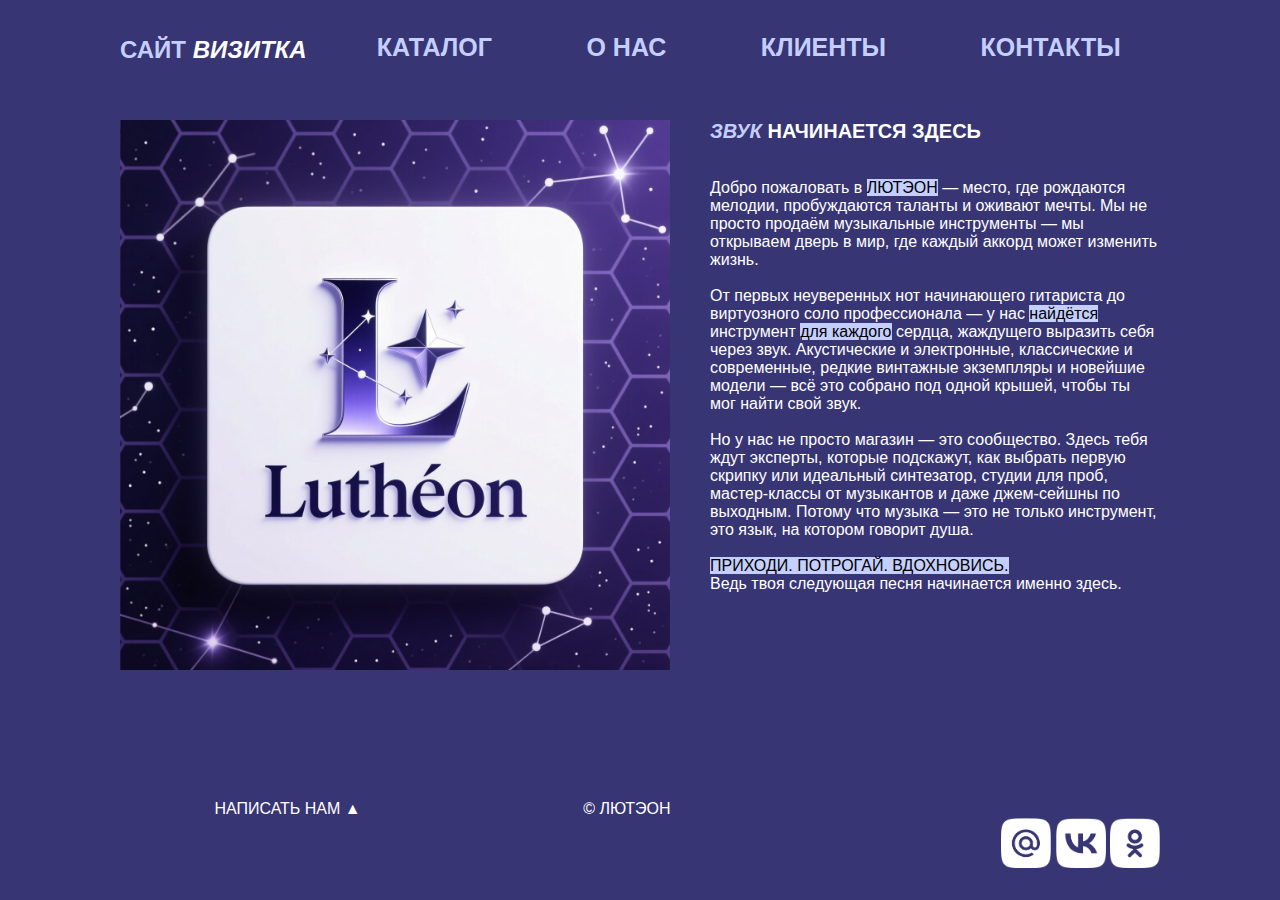
<file: index.html>
<!DOCTYPE html>
<html lang="ru">
<head>
    <link rel="stylesheet" href="css/style.css">
    <meta charset="UTF-8">
    <meta name="viewport" content="width=device-width, initial-scale=1.0">
    <title>Сайт визитка</title>
</head>
<body>
    <div id="wrapper">
        <header class="clearfix">
            <a id="logo" href="index.html"><span class="purple">Сайт</span> <i>визитка</i></a>
            <nav id="mainnav">
                <ul>
                    <li class="active"><a href="catalog.html">КАТАЛОГ</a></li>
                    <li class="active"><a href="onas.html">О НАС</a></li>
                    <li class="active"><a href="klienti.html">КЛИЕНТЫ</a></li>
                    <li class="active"><a href="kontakti.html">КОНТАКТЫ</a></li>
                    </ul>
                </nav>
        </header>
        <main>
            
            <img class="main_img-float" src="img/1761209874.png" alt="">
            <h1><span class="purple"><i>ЗВУК</i> </span>НАЧИНАЕТСЯ ЗДЕСЬ</h1>
            <br>
            <br>
                <p>Добро пожаловать в <mark>ЛЮТЭОН</mark>  — место, где рождаются мелодии, пробуждаются таланты и оживают мечты. Мы не просто продаём музыкальные инструменты — мы открываем дверь в мир, где каждый аккорд может изменить жизнь.

                  <br>
            <br>От первых неуверенных нот начинающего гитариста до виртуозного соло профессионала — у нас <mark>найдётся </mark>инструмент <mark>для каждого</mark> сердца, жаждущего выразить себя через звук. Акустические и электронные, классические и современные, редкие винтажные экземпляры и новейшие модели — всё это собрано под одной крышей, чтобы ты мог найти свой звук.
                    
                 <br>
            <br>  Но у нас не просто магазин — это сообщество. Здесь тебя ждут эксперты, которые подскажут, как выбрать первую скрипку или идеальный синтезатор, студии для проб, мастер-классы от музыкантов и даже джем-сейшны по выходным. Потому что музыка — это не только инструмент, это язык, на котором говорит душа.
                    
                    <br>
            <br>  <mark>ПРИХОДИ. ПОТРОГАЙ. ВДОХНОВИСЬ.</mark>
                    <br>  Ведь твоя следующая песня начинается именно здесь.</p>
        </main>
    </div>
    <footer>
        <p class="footer_block">
           <a class="white" href="form.html">Написать нам &#9650;</a>
        </p>
        <p class="footer_block">
            &copy; ЛЮТЭОН
        </p>
        <div class="footer_icons">
            <a href="https://mail.ru/" target="_blank"><img class="footer_img" src="img/mailru.png" alt="mail"></a>
            <a href="https://m.vk.com/" target="_blank"><img class="footer_img" src="img/vk.png" alt="vk"></a>
            <a href="https://m.ok.ru/" target="_blank"><img class="footer_img" src="img/ok.png" alt="ok"></a>
        </div>
    </footer>
</body>
</html>
</file>
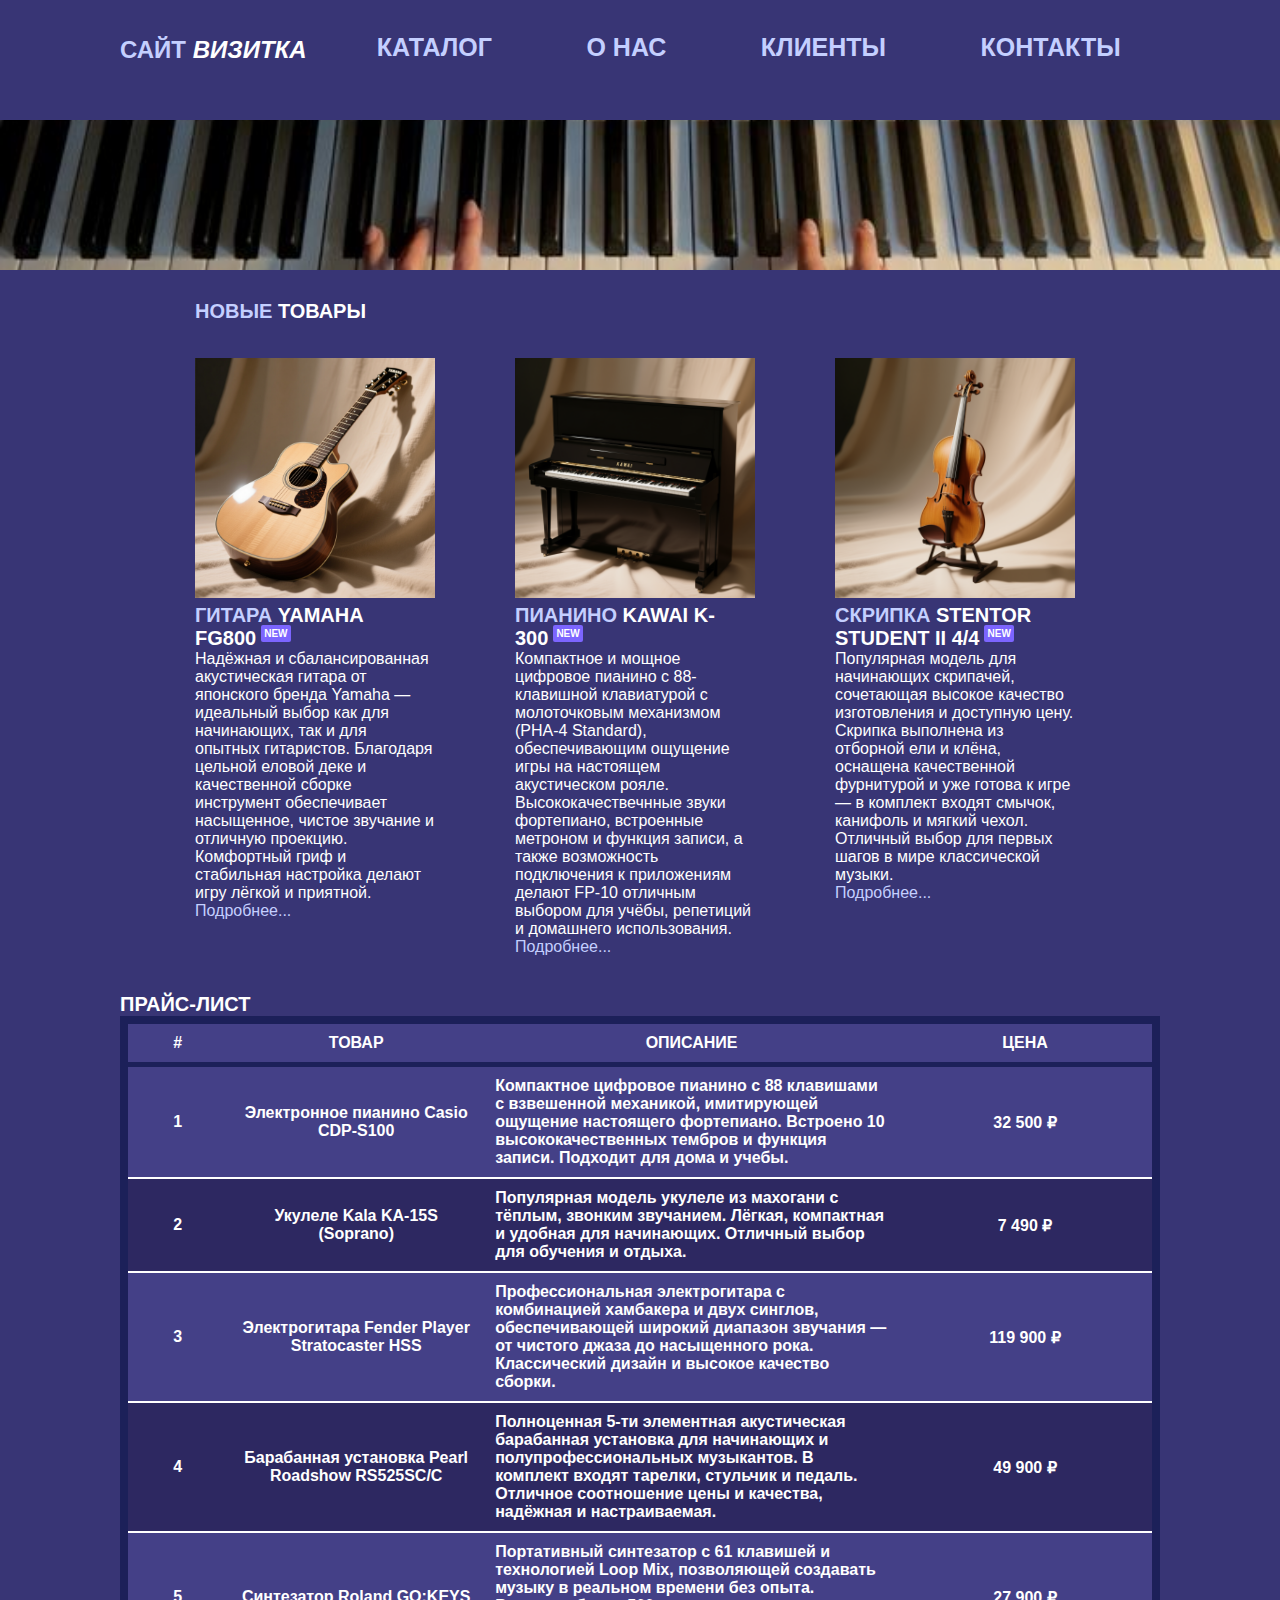
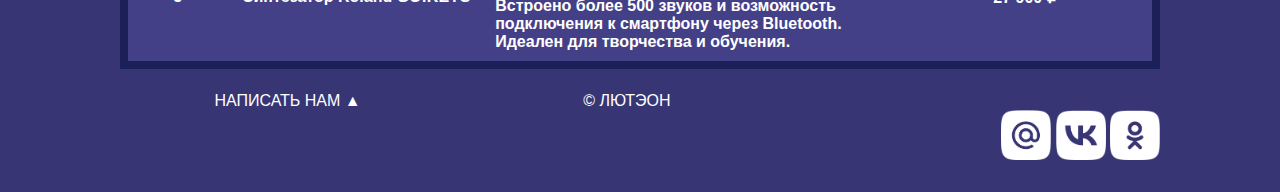
<file: catalog.html>
<!DOCTYPE html>
<html lang="ru">
<head>
    <link rel="stylesheet" href="css/style.css">
    <meta charset="UTF-8">
    <meta name="viewport" content="width=device-width, initial-scale=1.0">
    <title>Каталог</title>
</head>
<body>
    <div id="wrapper">
        <header class="clearfix">
            <a id="logo" href="index.html"><span class="purple">Сайт</span> <i>визитка</i></a>
            <nav id="mainnav">
                <ul>
                    <li class="active"><a href="catalog.html">КАТАЛОГ</a></li>
                    <li class="active"><a href="onas.html">О НАС</a></li>
                    <li class="active"><a href="klienti.html">КЛИЕНТЫ</a></li>
                    <li class="active"><a href="kontakti.html">КОНТАКТЫ</a></li>
                    </ul>
                </nav>
        </header>
        <div id="panorama">       </div>
        <main>
            <h2 class="newtovar"><span class="purple">НОВЫЕ</span> ТОВАРЫ</h2>
            <section class="clearfix services">
                <article class="services_item">
                    <img class="services_img" src="img/1761766502.png" alt="" >
                    <h2 class="new"><span class="purple">гитара</span> Yamaha FG800</h2>
                        <p>Надёжная и сбалансированная акустическая гитара от японского бренда Yamaha — идеальный выбор как для начинающих, так и для опытных гитаристов. Благодаря цельной еловой деке и качественной сборке инструмент обеспечивает насыщенное, чистое звучание и отличную проекцию. Комфортный гриф и стабильная настройка делают игру лёгкой и приятной. 
                    </p>
                    <p>
                        <a href="#">Подробнее...</a>
                    </p>
                </article>
                <article class="services_item">
                    <img class="services_img" src="content/1761766630.png" alt="" >
                    <h2 class="new"><span class="purple">пианино</span>  Kawai K-300</h2>
                    <p> Компактное и мощное цифровое пианино с 88-клавишной клавиатурой с молоточковым механизмом (PHA-4 Standard), обеспечивающим ощущение игры на настоящем акустическом рояле. Высококачествечнные звуки фортепиано, встроенные метроном и функция записи, а также возможность подключения к приложениям делают FP-10 отличным выбором для учёбы, репетиций и домашнего использования. 

                    </p>
                    <p>
                        <a href="#">Подробнее...</a>
                    </p>
                </article>
                <article class="services_item">
                    <img class="services_img" src="content/1761766741.png" alt="" >
                    <h2 class="new"><span class="purple">скрипка</span>  Stentor Student II 4/4</h2>
                    <p>Популярная модель для начинающих скрипачей, сочетающая высокое качество изготовления и доступную цену. Скрипка выполнена из отборной ели и клёна, оснащена качественной фурнитурой и уже готова к игре — в комплект входят смычок, канифоль и мягкий чехол. Отличный выбор для первых шагов в мире классической музыки. </p>
                    <p>
                        <a href="#">Подробнее...</a>
                    </p>
                </article>
            </section>
            <h2>ПРАЙС-ЛИСТ</h2>
                <table class="price">
                    <thead>
                        <tr>
                            <th>#</th>
                            <th>ТОВАР</th>
                            <th>ОПИСАНИЕ</th>
                            <th>ЦЕНА</th>
                        </tr>
                    </thead>
                    <tbody>
                        <tr>
                            <th>1</th>
                            <th>Электронное пианино Casio CDP-S100</th>
                            <th class="text">Компактное цифровое пианино с 88 клавишами с взвешенной механикой, имитирующей ощущение настоящего фортепиано. Встроено 10 высококачественных тембров и функция записи. Подходит для дома и учебы.</th>
                            <th>32 500 ₽</th>
                        </tr>
                        <tr>
                            <th>2</th>
                            <th>Укулеле Kala KA-15S (Soprano)</th>
                            <th class="text">Популярная модель укулеле из махогани с тёплым, звонким звучанием. Лёгкая, компактная и удобная для начинающих. Отличный выбор для обучения и отдыха.</th>
                            <th>7 490 ₽</th>
                        </tr>
                        <tr>
                            <th>3</th>
                            <th>Электрогитара Fender Player Stratocaster HSS</th>
                            <th class="text">Профессиональная электрогитара с комбинацией хамбакера и двух синглов, обеспечивающей широкий диапазон звучания — от чистого джаза до насыщенного рока. Классический дизайн и высокое качество сборки.</th>
                            <th>119 900 ₽</th>
                        </tr>
                        <tr>
                            <th>4</th>
                            <th>Барабанная установка Pearl Roadshow RS525SC/C</th>
                            <th class="text">Полноценная 5-ти элементная акустическая барабанная установка для начинающих и полупрофессиональных музыкантов. В комплект входят тарелки, стульчик и педаль. Отличное соотношение цены и качества, надёжная и настраиваемая.</th>
                            <th>49 900 ₽</th>
                        </tr>
                        <tr>
                            <th>5</th>
                            <th>Синтезатор Roland GO:KEYS</th>
                            <th class="text">Портативный синтезатор с 61 клавишей и технологией Loop Mix, позволяющей создавать музыку в реальном времени без опыта. Встроено более 500 звуков и возможность подключения к смартфону через Bluetooth. Идеален для творчества и обучения.</th>
                            <th>27 900 ₽</th>
                        </tr>
                    </tbody>
                </table>
        </main>
        <h1 class="h1--invisible">Услуги компании</h1>
    </div>
    <footer>
        <p class="footer_block">
          <a class="white" href="form.html">Написать нам &#9650;</a>
        </p>
        <p class="footer_block">
            &copy; ЛЮТЭОН
        </p>
        <div class="footer_icons">
            <a href="https://mail.ru/" target="_blank"><img class="footer_img" src="img/mailru.png" alt="mail"></a>
            <a href="https://m.vk.com/" target="_blank"><img class="footer_img" src="img/vk.png" alt="vk"></a>
            <a href="https://m.ok.ru/" target="_blank"><img class="footer_img" src="img/ok.png" alt="ok"></a>
        </div>
    </footer>
</body>
</html>
</file>
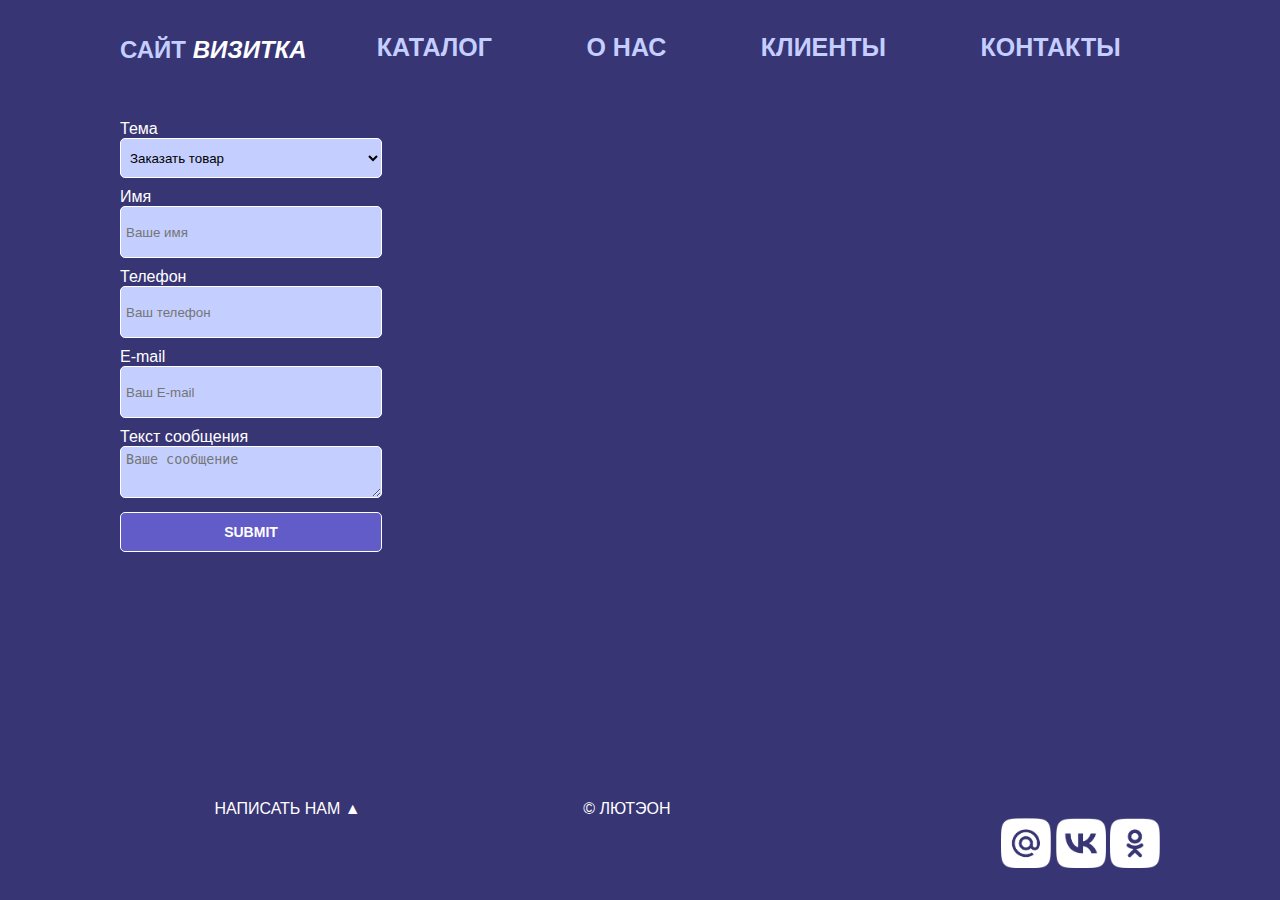
<file: form.html>
<!DOCTYPE html>
<html lang="ru">
<head>
    <link rel="stylesheet" href="css/style.css">
    <meta charset="UTF-8">
    <meta name="viewport" content="width=device-width, initial-scale=1.0">
    <title>Контакты</title>
</head>
<body>
    <div id="wrapper">
        <header class="clearfix">
            <a id="logo" href="index.html"><span class="purple">Сайт</span> <i>визитка</i></a>
            <nav id="mainnav">
                <ul>
                    <li class="active"><a href="catalog.html">КАТАЛОГ</a></li>
                    <li class="active"><a href="onas.html">О НАС</a></li>
                    <li class="active"><a href="klienti.html">КЛИЕНТЫ</a></li>
                    <li class="active"><a href="kontakti.html">КОНТАКТЫ</a></li>
                    </ul>
                </nav>
        </header>
        <main>
        <form id="contact-form">
            <div class="form_item">
            <label for="topic">Тема</label>
            <br>
            <select name="topic" id="topic" required>
            <option value="">Заказать товар</option>
            <option value="2">Оставить отзыв/замечание</option>
            <option value="3">Предложить сотрудничество</option>
            <option value="4">Другое</option>
            </select>
            </div>
            <div class="form_item">
            <label for="name1">Имя</label>
            <br>
            <input name="name1" id="name1" type="text" placeholder="Ваше имя" required>
            </div>
            <div class="form_item">
            <label for="name2">Телефон</label>
            <br>
            <input name="name2" id="name2" type="tel" placeholder="Ваш телефон" required> 
            </div>
            <div class="form_item">
            <label for="name3">E-mail</label>
            <br>
            <input name="name3" id="name3" type="email" placeholder="Ваш E-mail" required> 
            </div>

            <div class="form_item">
            <label for="topic">Текст сообщения</label>
            <br>
            <textarea id="textarea" rows="3" placeholder="Ваше сообщение" required></textarea>
            </div>

            <div class="form_item">
            <input name="name4" id="name4" type="submit">
            </div>
        </form>
        </main>
        <h1 class="h1--invisible">Услуги компании</h1>
    </div>
    <footer>
        <p class="footer_block">
            <a class="white" href="form.html">Написать нам &#9650;</a>
        </p>
        <p class="footer_block">
            &copy; ЛЮТЭОН
        </p>
        <div class="footer_icons">
            <a href="https://mail.ru/" target="_blank"><img class="footer_img" src="img/mailru.png" alt="мэил"></a>
            <a href="https://m.vk.com/" target="_blank"><img class="footer_img" src="img/vk.png" alt="vk"></a>
            <a href="https://m.ok.ru/" target="_blank"><img class="footer_img" src="img/ok.png" alt="ok"></a>
        </div>
    </footer>
</body>
</html>
</file>
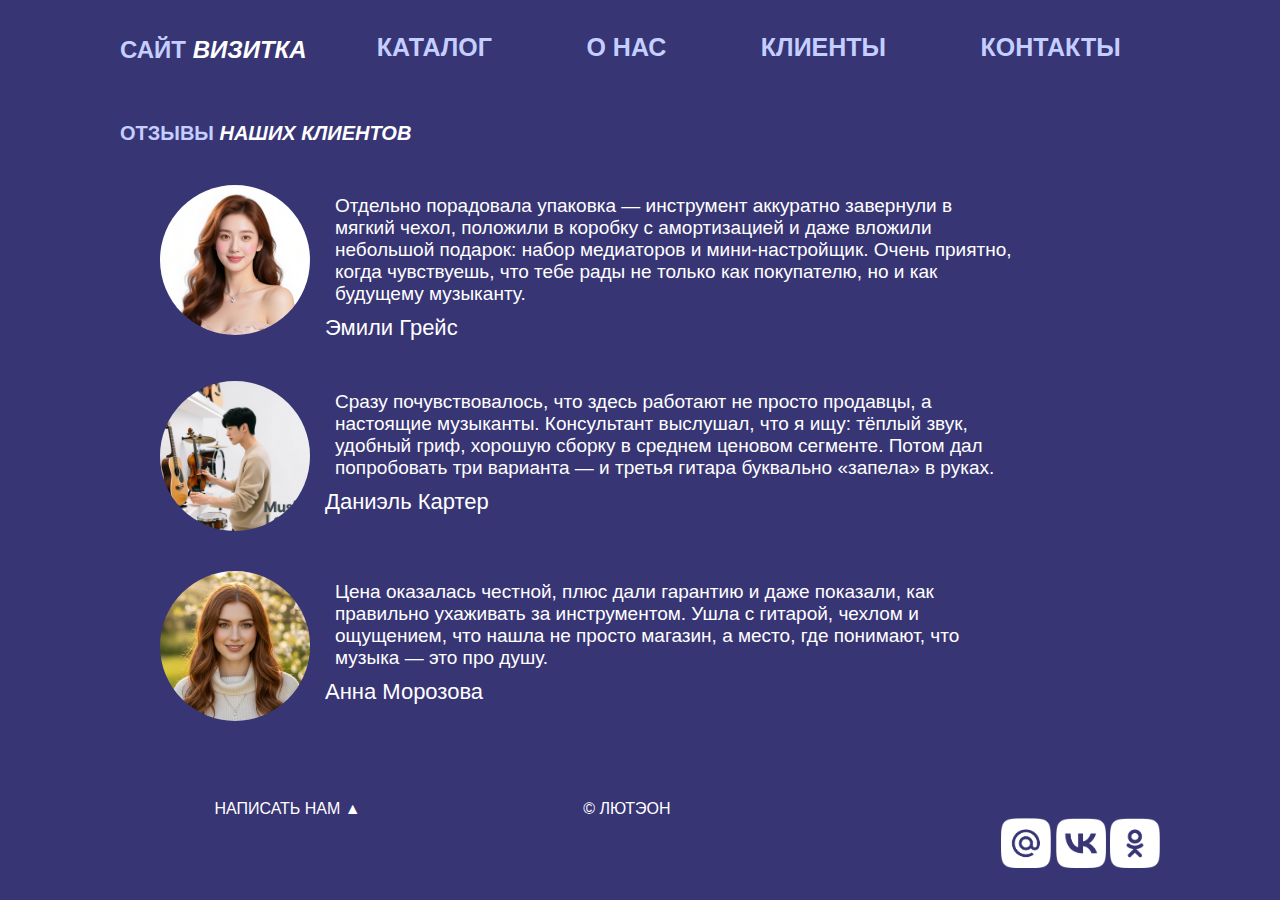
<file: klienti.html>
<!DOCTYPE html>
<html lang="ru">
<head>
    <link rel="stylesheet" href="css/style.css">
    <meta charset="UTF-8">
    <meta name="viewport" content="width=device-width, initial-scale=1.0">
    <title>Клиенты</title>
</head>
<body>
    <div id="wrapper">
<header class="clearfix">
               <a id="logo" href="index.html"><span class="purple">Сайт</span> <i>визитка</i></a>
               <nav id="mainnav">
                <ul>
                    <li class="active"><a href="catalog.html">КАТАЛОГ</a></li>
                    <li class="active"><a href="onas.html">О НАС</a></li>
                    <li class="active"><a href="klienti.html">КЛИЕНТЫ</a></li>
                    <li class="active"><a href="kontakti.html">КОНТАКТЫ</a></li>
                    </ul>
                </nav>
</header>
<main>
    <h2><span class="purple"> Отзывы </span> <i> наших клиентов</i></h2>
       <div class="container">
           <div class="test">
               <img src="img/1761116370.png" alt="avatar">
               <div class="test-text">
                   <p>
                       Отдельно порадовала упаковка — инструмент аккуратно завернули в мягкий чехол, положили в коробку с амортизацией и даже вложили небольшой подарок: набор медиаторов и мини-настройщик. Очень приятно, когда чувствуешь, что тебе рады не только как покупателю, но и как будущему музыканту.
                   </p>
                <span> Эмили Грейс</span>
               </div>
           </div>
           <div class="test">
            <img src="img/1761210835.png" alt="avatar">
            <div class="test-text">
                <p>
                    Сразу почувствовалось, что здесь работают не просто продавцы, а настоящие музыканты. Консультант выслушал, что я ищу: тёплый звук, удобный гриф, хорошую сборку в среднем ценовом сегменте. Потом дал попробовать три варианта — и третья гитара буквально «запела» в руках.
                </p>
                <span>Даниэль Картер</span>
            </div>
        </div>
        <div class="test">
            <img src="content/IMG_9538.JPG" alt="avatar">
            <div class="test-text">
                <p>
                    Цена оказалась честной, плюс дали гарантию и даже показали, как правильно ухаживать за инструментом. Ушла с гитарой, чехлом и ощущением, что нашла не просто магазин, а место, где понимают, что музыка — это про душу.
                </p>
                <span>Анна Морозова</span>
            </div>
        </div>
       </div> 
    </main>
    </div>
<footer>
        <p class="footer_block">
           <a class="white" href="form.html">Написать нам &#9650;</a>
        </p>
        <p class="footer_block">
            &copy; ЛЮТЭОН
        </p>
        <div class="footer_icons">
            <a href="https://mail.ru/" target="_blank"><img class="footer_img" src="img/mailru.png" alt="mail"></a>
            <a href="https://m.vk.com/" target="_blank"><img class="footer_img" src="img/vk.png" alt="vk"></a>
            <a href="https://m.ok.ru/" target="_blank"><img class="footer_img" src="img/ok.png" alt="ok"></a>
        </div>
</footer>
</body>
</html>
</file>
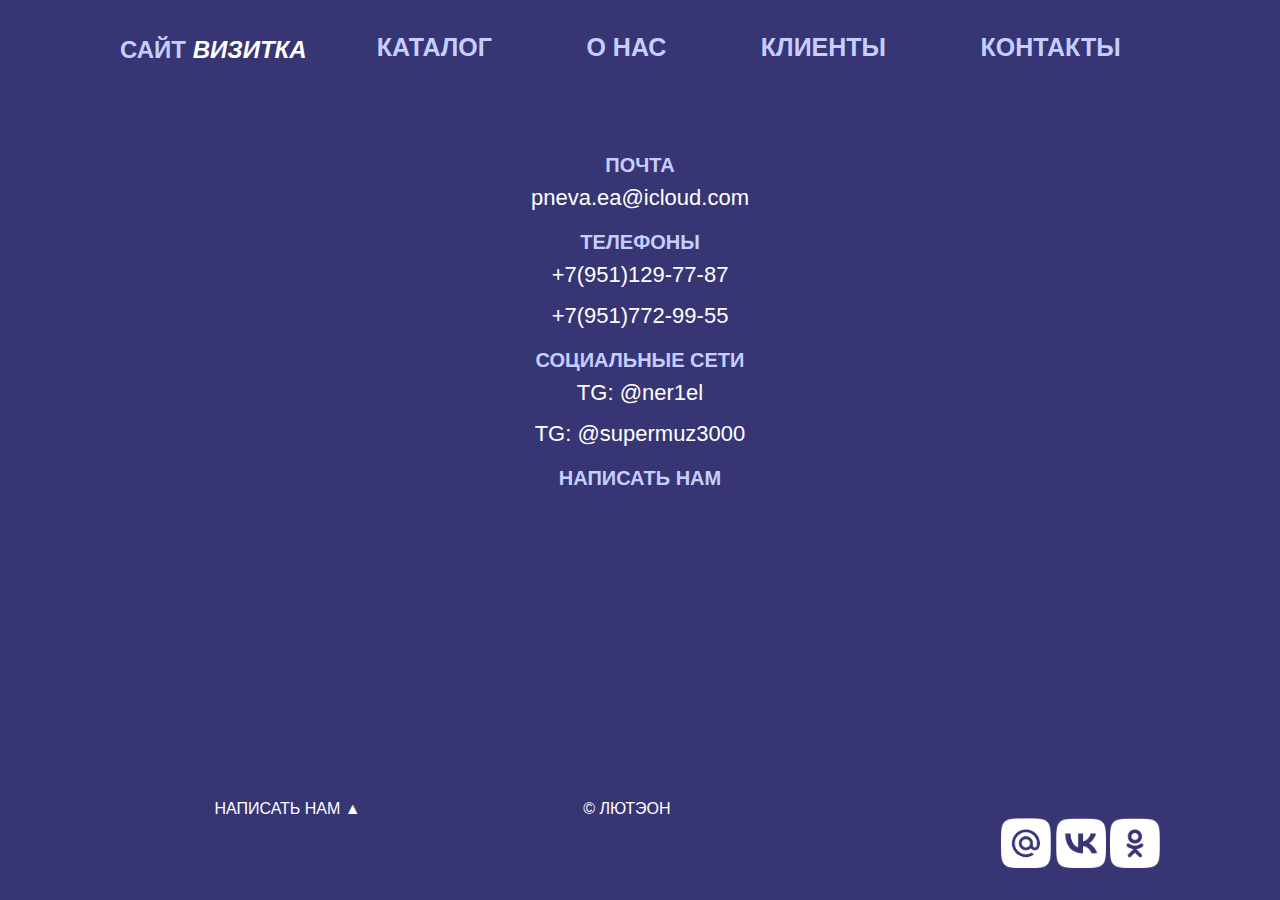
<file: kontakti.html>
<!DOCTYPE html>
<html lang="ru">
<head>
    <link rel="stylesheet" href="css/style.css">
    <meta charset="UTF-8">
    <meta name="viewport" content="width=device-width, initial-scale=1.0">
    <title>Контакты</title>
</head>
<body>
    <div id="wrapper">
        <header class="clearfix">
            <a id="logo" href="index.html"><span class="purple">Сайт</span> <i>визитка</i></a>
            <nav id="mainnav">
                <ul>
                    <li class="active"><a href="catalog.html">КАТАЛОГ</a></li>
                    <li class="active"><a href="onas.html">О НАС</a></li>
                    <li class="active"><a href="klienti.html">КЛИЕНТЫ</a></li>
                    <li class="active"><a href="kontakti.html">КОНТАКТЫ</a></li>
                    </ul>
                </nav>
        </header>
        <main class="kontakti">
            <h2>ПОЧТА</h2>
            <p>pneva.ea@icloud.com</p>
            <h2>ТЕЛЕФОНЫ</h2>
            <p>+7(951)129-77-87</p>
            <p>+7(951)772-99-55</p>
            <h2>СОЦИАЛЬНЫЕ СЕТИ</h2>
            <p>TG: @ner1el</p>
            <p>TG: @supermuz3000</p>
            <h2><a href="form.html">НАПИСАТЬ НАМ</a></h2>
        </main>
        <h1 class="h1--invisible">Услуги компании</h1>
    </div>
    <footer>
        <p class="footer_block">
           <a class="white" href="form.html">Написать нам &#9650;</a>
        </p>
        <p class="footer_block">
            &copy; ЛЮТЭОН
        </p>
        <div class="footer_icons">
            <a href="https://mail.ru/" target="_blank"><img class="footer_img" src="img/mailru.png" alt="мэил"></a>
            <a href="https://m.vk.com/" target="_blank"><img class="footer_img" src="img/vk.png" alt="vk"></a>
            <a href="https://m.ok.ru/" target="_blank"><img class="footer_img" src="img/ok.png" alt="ok"></a>
        </div>
    </footer>
</body>
</html>
</file>
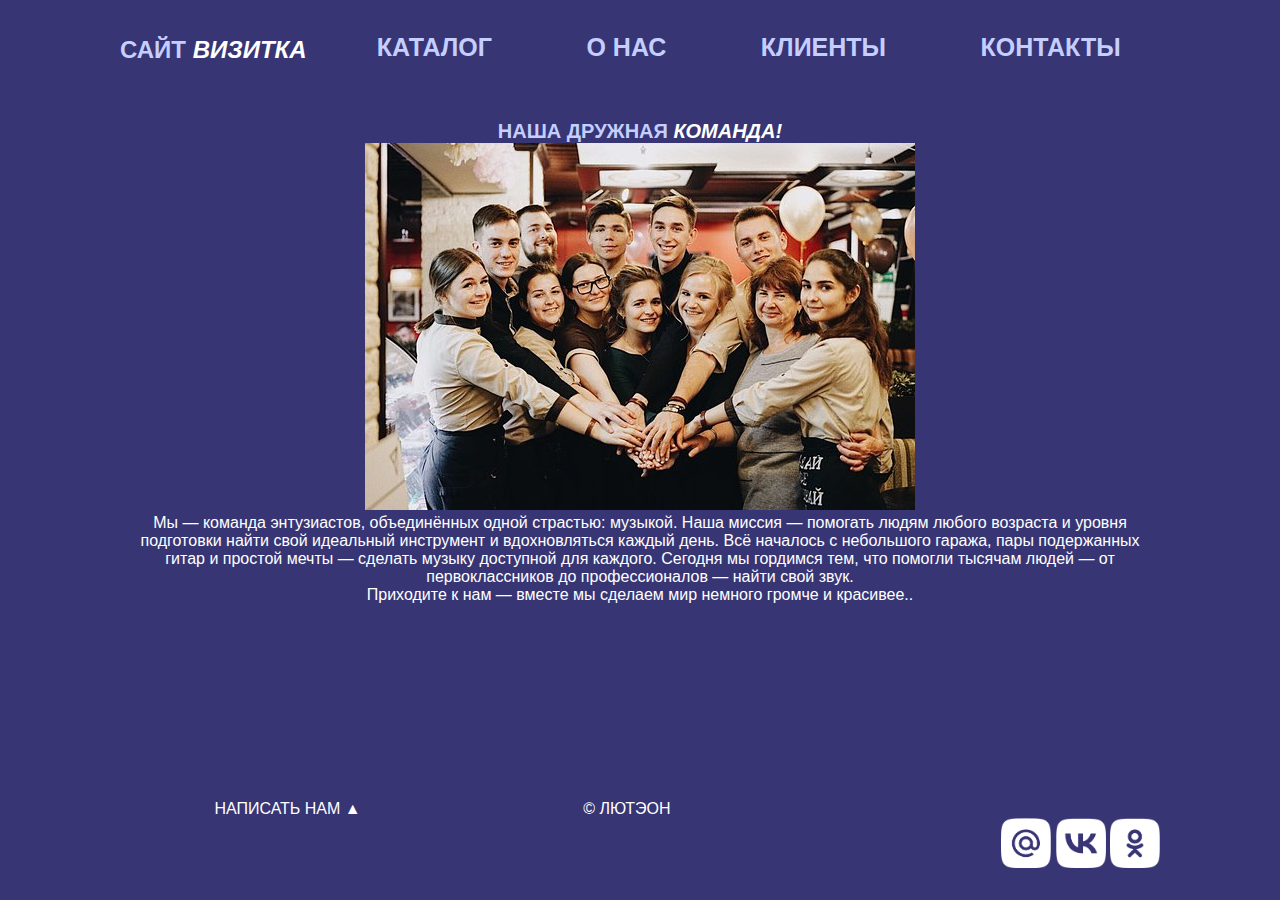
<file: onas.html>
<!DOCTYPE html>
<html lang="ru">
<head>
    <link rel="stylesheet" href="css/style.css">
    <meta charset="UTF-8">
    <meta name="viewport" content="width=device-width, initial-scale=1.0">
    <title>О нас</title>
</head>
<body>
    <div id="wrapper">
        <header class="clearfix">
            <a id="logo" href="index.html"><span class="purple">Сайт</span> <i>визитка</i></a>
            <nav id="mainnav">
                <ul>
                    <li class="active"><a href="catalog.html">КАТАЛОГ</a></li>
                    <li class="active"><a href="onas.html">О НАС</a></li>
                    <li class="active"><a href="klienti.html">КЛИЕНТЫ</a></li>
                    <li class="active"><a href="kontakti.html">КОНТАКТЫ</a></li>
                    </ul>
                </nav>
        </header>
        <main class="center1">
            <h1><span class="purple">НАША ДРУЖНАЯ</span><i> КОМАНДА!</i></h1> 
            <img class="main_img-float2" src="img/6.jpg" alt="">
            <p>Мы — команда энтузиастов, объединённых одной страстью: музыкой. Наша миссия — помогать людям любого возраста и уровня подготовки найти свой идеальный инструмент и вдохновляться каждый день.  Всё началось с небольшого гаража, пары подержанных гитар и простой мечты — сделать музыку доступной для каждого. Сегодня мы гордимся тем, что помогли тысячам людей — от первоклассников до профессионалов — найти свой звук. <br> Приходите к нам — вместе мы сделаем мир немного громче и красивее..</p>
        </main>
    </div>
    <footer>
        <p class="footer_block">
             <a class="white" href="form.html">Написать нам &#9650;</a>
        </p>
        <p class="footer_block">
            &copy; ЛЮТЭОН
        </p>
        <div class="footer_icons">
            <a href="https://mail.ru/" target="_blank"><img class="footer_img" src="img/mailru.png" alt="mail"></a>
            <a href="https://m.vk.com/" target="_blank"><img class="footer_img" src="img/vk.png" alt="vk"></a>
            <a href="https://m.ok.ru/" target="_blank"><img class="footer_img" src="img/ok.png" alt="ok"></a>
        </div>
    </footer>
</body>
</html>
</file>
<file: css/style.css>
* {
    margin:0;
    padding: 0;
}
html,body {
  height: 100%;
  background-color: rgb(56, 53, 117);
  color: white;
  font-family: -apple-system, BlinkMacSystemFont, 'Segoe UI', Roboto, Oxygen, Ubuntu, Cantarell, 'Open Sans', 'Helvetica Neue', sans-serif;
}
header, main, footer {
    width: 1040px;
    margin: 0 auto;
}
#wrapper{
    min-height: 100%;
    height: auto !important;
    height: 100%;
    width: 100%;
}
header{
    height:120px;    
}
main{
    padding-bottom: 100px;
}
footer{   
    margin: -100px auto 0;
    position: relative;
    height: 100px;
}
.main_img-float {
    width: 550px;
    margin-right: 40px;
    float: left;
}

#panorama {
    width: 100%;
    height: 150px;
    background: url(../content/Без_названия.jpg) no-repeat center 60%;
    background-size: cover; /*масштабирование фона*/
}

.services_item {
    margin-right: 40px;
    margin-left: 40px;
    width: 240px;
    float: left;
}
.services {
    padding: 35px;
}
.services_img {
    width: 240px;
}
.clearfix::after {
    content: "";
    display: table;
    clear: both;
}
.h1--invisible {
    visibility: hidden
}

.center1 {
    text-align: center;
}

.kontakti {
    text-align: center;
    padding: 14px;
}

h2 {
    margin-top: 2px;
}
.kontakti h2 {
    color: #c4cfff;
    margin-bottom: 8px;
    margin-top: 20px;
}
.kontakti p { 
    font-size: 22px;
    margin-bottom: 15px;
}

a {
    color:#c4cfff;
    text-decoration: none;
}
a:hover {
    text-decoration: underline;
}

#logo {
    text-transform: uppercase;
    text-decoration:none;
    color:#fff;
    font-weight: bold;
    line-height: 100px;
    font-size: 24px;
    float:left
}

.purple {
    color: #c4cfff;
}

.footer_block, .footer_img {
    display: inline-block;
    width: 335px;
}
.footer_icons {
    text-align: right;
    margin-left: 10px;
}
.footer_img {
    width: 50px;
}
.footer_block {
    text-transform: uppercase;
    text-align: center;
}
.footer_block:nth-child(2) {
  text-align: center;
}
h1, h2 {
    text-transform: uppercase;
    font-weight: 700;
    font-size: 20px;
}

.container {
    padding: 40px;
    border-radius: 12px;
    max-width: 1000px;
    display: grid;
    gap: 40px 60px;
}
.test {
    display: flex;
    align-items: flex-start;
    gap: 15px;
}
.test img {
    width: 150px;
    height: 150px;
    border-radius: 50%;
}
.test-text {
    max-width: 700px;
}
.test-text p {
    font-size: 19px;
    margin: 10px;
}
.test-text span {
    font-size: 22px;
}
mark {
    background-color: #c4cfff;
}

#mainnav ul {
    list-style: none;
    margin: 0;
    padding-left: 0;
    padding-top: 33px;
}
#mainnav li {
    display: inline;
    margin-left: 70px;
    margin-right: 20px;
    font-size: 25px;
}
#mainnav a {
    text-decoration: none;
}
#mainnav a:hover {
    text-decoration: underline;
}
#mainnav li.active a {
    font-weight: bold;
}

.new::after {
    content: "new";
    font-size: 10px;
    vertical-align: super;
    background-color: rgb(124, 101, 255);
    border-radius: 2px;
    padding: 3px;
    margin-left: 5px;
}
.newtovar {
    margin-left: 75px;
    margin-top: 30px;
    font-size: 20px;
}
table {
    border: 8px solid #1C2059;
    border-collapse: collapse;
}
thead {
    background-color: #2d2861;
    border: 5px solid #1C2059;
}
tr {
    border: 2px solid white;
}
td, th {
    padding: 10px;
}
.price th:first-child {
    width: 10%;
}
.price th:nth-child(2), .price th:last-child {
    width: 25%;
}
.finik {
    margin-left: 0;
}
.text {
    text-align: left;
}
.price tr:nth-child(even) {
    background-color: #2d2861;                  
}
.price tr:nth-child(odd) {
    background-color: #444087;
}
.white {
    color: white;
}
#contact-form input[type="text"] {
    height: 40px;
    width: 250px;
    padding: 5px;
    margin-bottom: 10px;
    border: white solid 1px;
    background-color: #c4cfff;
    border-radius: 5px;
}
#contact-form select {
    height: 40px;
    width: 262px;
    padding: 5px;
    margin-bottom: 10px;
    border: white solid 1px;
    background-color: #c4cfff;
    border-radius: 5px;
}
#contact-form textarea {
    height: 40px;
    width: 250px;
    padding: 5px;
    margin-bottom: 10px;
    border: white solid 1px;
    background-color: #c4cfff;
    border-radius: 5px;
}
#contact-form input[type="email"] {
    height: 40px;
    width: 250px;
    padding: 5px;
    margin-bottom: 10px;
    border: white solid 1px;
    background-color: #c4cfff;
    border-radius: 5px;
}
#contact-form input[type="tel"] {
    height: 40px;
    width: 250px;
    padding: 5px;
    margin-bottom: 10px;
    border: white solid 1px;
    background-color: #c4cfff;
    border-radius: 5px;
}
#contact-form input[type="submit"] {
    height: 40px;
    width: 262px;
    padding: 10px;
    margin-bottom: 10px;
    border: white solid 1px;
    background-color: #625cc8;
    cursor: pointer;
    font-weight: bold;
    font-size: 14px;
    border-radius: 5px;
    text-transform: uppercase;
    color: white;
}
#contact-form input[type="submit"]:hover {
    background-color: #c4cfff;
    border-color: #c4cfff;
}
</file>
